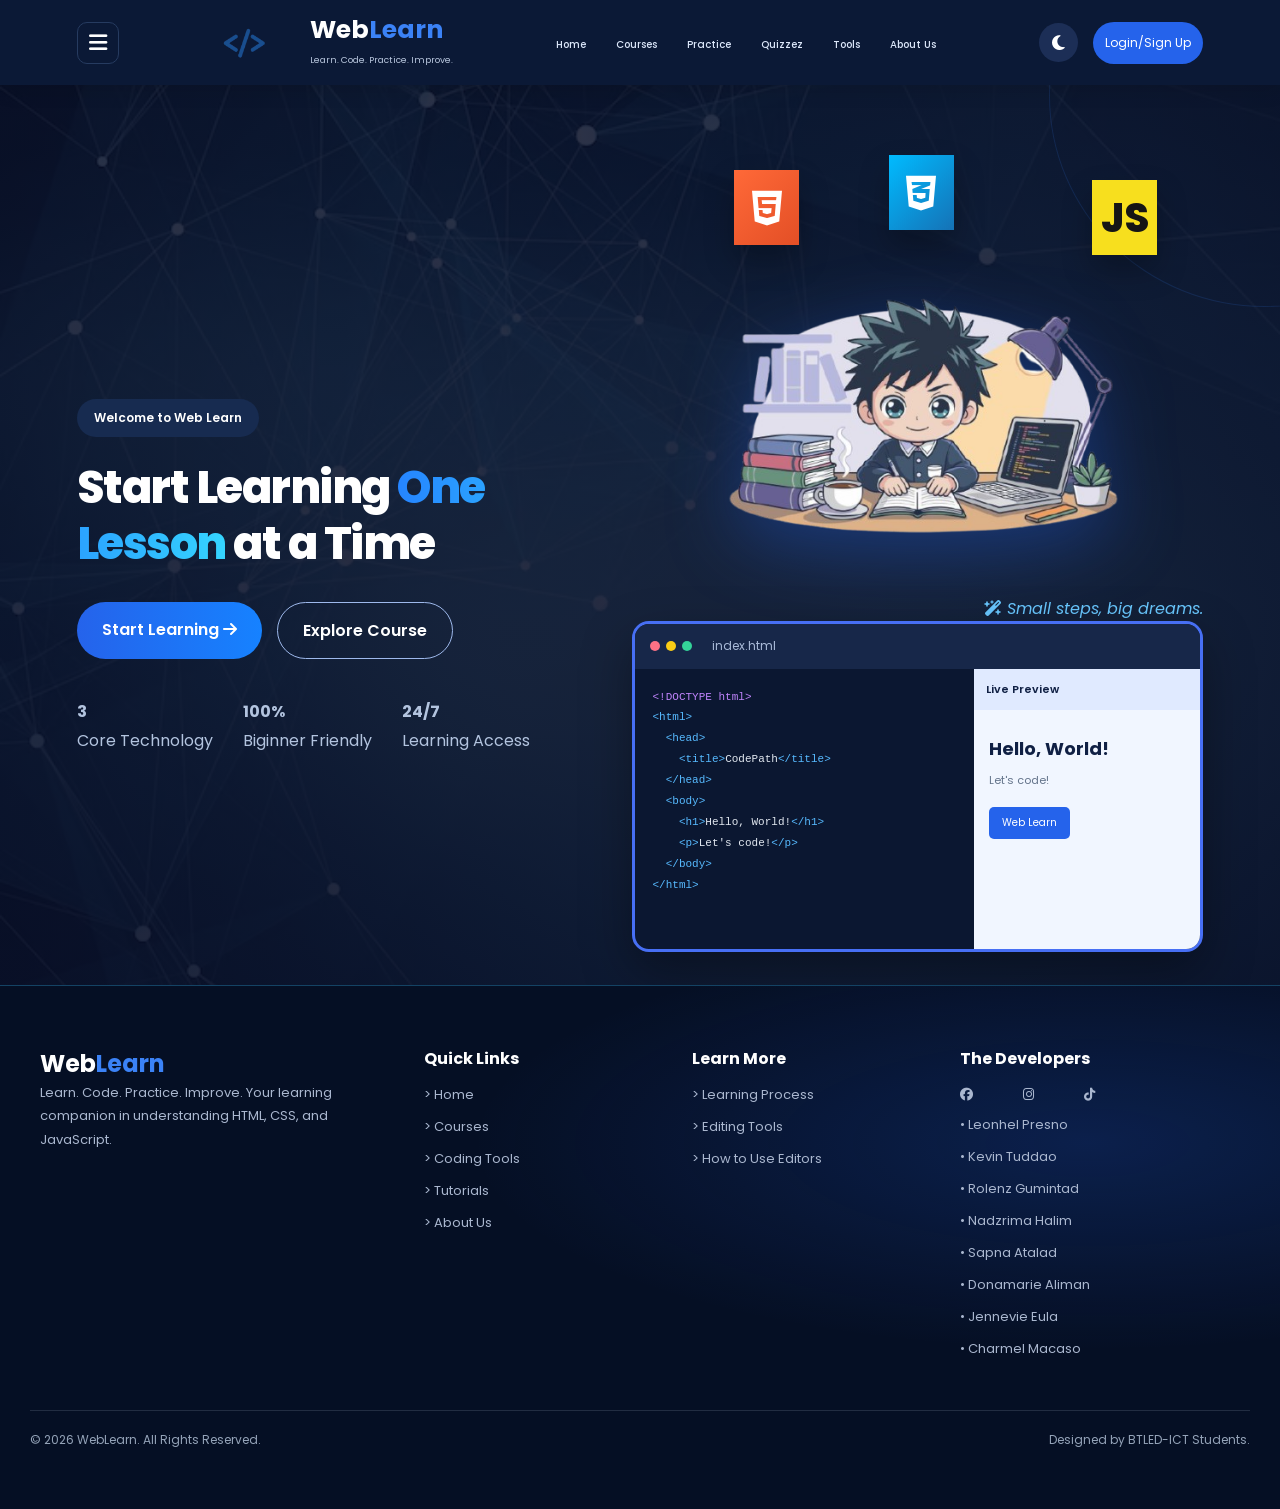
<file: index.html>
<!DOCTYPE html>
<html lang="en">
<head>
    <meta charset="UTF-8">
    <meta name="viewport" content="width=device-width, initial-scale=1.0">
    <title>Web-learn</title>
    <link rel="stylesheet" href="navigation&sidebar.css">
    <link  rel="stylesheet" href="main-index.css">
    <link rel="stylesheet" href="html-css-js-design.css">
    <link rel="stylesheet" href="editor-tools.css">
    <link rel="stylesheet" href="main-footers.css">

    <!-- Google Fonts -->
    <link rel="preconnect" href="https://fonts.googleapis.com">
    <link rel="preconnect" href="https://fonts.gstatic.com" crossorigin>
    <link href="https://fonts.googleapis.com/css2?family=Poppins:wght@400;500;600;700;800&display=swap" rel="stylesheet">

    <!-- Font Awesome Icons -->
    <link rel="stylesheet" href="https://cdnjs.cloudflare.com/ajax/libs/font-awesome/6.5.2/css/all.min.css">
</head>
<body>
    <header class="navigation_bar">
           <!-- LEFT MENU BUTTON -->
    <button class="menu-toggle" id="menuToggle"
            aria-label="Open navigation menu"
            aria-expanded="false">
        <i class="fa-solid fa-bars"></i>
    </button>

    <!-- EXISTING LOGO -->
    <a href="#home" class="logo">
        <img src="logo.png" alt="Weblearn">

        <div class="logo-text">
            <h2>Web<span>Learn</span></h2>
            <small>Learn. Code. Practice. Improve.</small>
        </div>
    </a>
         <!--navigation-->

    <nav class="nav-links" id="navLinks">
        <ul class="links">
            <li><a href="index.html">Home</a></li>
            <li><a href="courses.html">Courses</a></li>
            <li><a href="#feature">Practice</a></li>
            <li><a href="#learning">Quizzez</a></li>
            <li><a href="editortools.html">Tools</a></li>
            <li><a href="about-us.html">About Us</a></li>
        </ul>

    </nav>

<div class="nav-actions">
<button class="theme-toggle" id="themeToggle" aria-level="Toggle light and dark mode">
    <i class="fa-solid fa-moon"></i>
</button>
<a href="#courses" class="login-btn">Login/Sign Up</a>

</div>
</header>

<!-- LEFT SIDEBAR -->
<aside class="sidebar-menu" id="sidebarMenu">

    <h3>MAIN MENU</h3>
    <a href="#home"><i class="fa-solid fa-house"></i> Home</a>
    <a href="about-us.html"><i class="fa-solid fa-user"></i> About Us</a>

    <h3>LEARN</h3>
    <a href="html.html"><i class="fa-brands fa-html5"></i> HTML Tutorials</a>
    <a href="css.html"><i class="fa-brands fa-css3-alt"></i> CSS Tutorials</a>
    <a href="javascript.html"><i class="fa-brands fa-js"></i> JavaScript Tutorials</a>

    <h3>PRACTICE</h3>
    <a href="editor.html"><i class="fa-solid fa-code"></i> Code Editor</a>
    <a href="#learning"><i class="fa-solid fa-clipboard-question"></i> Quizzes</a>
    <a href="#progress"><i class="fa-solid fa-chart-simple"></i> My Progress</a>
    
    <h3>Tools</h3>
    <a href="editortools.html">
    <i class="fa-solid fa-screwdriver-wrench"></i>
    Coding Tools</a>

</aside>

<!-- DARK OVERLAY -->
<div class="sidebar-overlay" id="sidebarOverlay"></div>


<!-- home or main  section-->
<section class="home_main-section" id="home">
 <div class="home-content">
 <div class="welcome-badge">
     Welcome to Web Learn
 </div>
<h1>
    Start Learning 
    <span>One Lesson</span>
    at a Time
</h1>


    <div class="home-buttons">
        <a href="#courses" class="primary-btn">
            Start Learning
         <i class="fa-solid fa-arrow-right"></i>
        </a>
       <a href="#courses" class="outline-btn">
        Explore Course
       </a>
    </div>

    <div class="home-stats">
     
        <div class="stat-items">
            <strong>3</strong>
            <span>Core Technology</span>
        </div>

        <div class="stat-items">
            <strong>100%</strong>
            <span>Biginner Friendly</span>
        </div>
   
         <div class="stat-items">
            <strong>24/7</strong>
            <span>Learning Access</span>
         </div>

    </div>
</div>

<!--coding html,css, and javascript illustration-->
<!--html logoo-->
<div class="main-visual">
<div class="floating-badge html-badge">
    <i class="fa-brands fa-html5"></i>
</div>

<!--css logo-->
<div class="floating-badge css-badge">
<i class="fa-brands fa-css3-alt"></i>
</div>

<!--javascript logo-->
<div class="floating-badge js-badge">
JS
</div>

 <div class="hero-laptop">
        <img
            src="laptop.png"
            alt="Laptop displaying programming code"
            class="laptop-img"
            onerror="this.style.display='none';this.parentElement.classList.add('image-missing')">
    </div>

      <div class="laptop-placeholder">
                        <i class="fa-solid fa-laptop-code"></i>
                        <span>Web Learn</span>
                    </div>


     <!-- CAPTION -->
    <div class="visual-caption">
         <i class="fa-solid fa-wand-magic-sparkles"></i>
        Small steps, big dreams.
    </div>

<div class="code-window">
    <div class="window-header">
        <div class="window-dots">
            <span></span>
            <span></span>
            <span></span>
        </div>
        <span>index.html</span>
    </div>

    <div class="editor-layout">

        <div class="code-area">

            <pre><code><span class="code-purple">&lt;!DOCTYPE html&gt;</span>
<span class="code-blue">&lt;html&gt;</span>
  <span class="code-blue">&lt;head&gt;</span>
    <span class="code-blue">&lt;title&gt;</span>CodePath<span class="code-blue">&lt;/title&gt;</span>
  <span class="code-blue">&lt;/head&gt;</span>
  <span class="code-blue">&lt;body&gt;</span>
    <span class="code-blue">&lt;h1&gt;</span>Hello, World!<span class="code-blue">&lt;/h1&gt;</span>
    <span class="code-blue">&lt;p&gt;</span>Let's code!<span class="code-blue">&lt;/p&gt;</span>
  <span class="code-blue">&lt;/body&gt;</span>
<span class="code-blue">&lt;/html&gt;</span></code></pre>

        </div>
 <div class="preview-area">

            <div class="preview-title">
                Live Preview
            </div>

            <div class="preview-content">

                <h3>Hello, World!</h3>

                <p>Let's code!</p>

                <span class="preview-chip">
                    Web Learn
                </span>

        </div>

    </div>

</div>

</div>
 

</div>


</section>





<!-- FOOTER SECTION -->
<footer class="main-footer">
    <div class="footer-container">

        <div class="footer-about">
            <h2>Web<span>Learn</span></h2>
            <p>
                Learn. Code. Practice. Improve.
                Your learning companion in understanding
                HTML, CSS, and JavaScript.
            </p>
        </div>

        <div class="footer-links">
            <h3>Quick Links</h3>
            <a href="index.html#home">> Home</a>
            <a href="index.html#courses">> Courses</a>
            <a href="coding-tools.html">> Coding Tools</a>
            <a href="editor-tutorials.html">> Tutorials</a>
            <a href="about-us.html">> About Us</a>

        </div>

        <div class="footer-links">
            <h3>Learn More</h3>
            <a href="index.html#learning-process">> Learning Process</a>
            <a href="coding-tools.html">> Editing Tools</a>
            <a href="editor-tutorials.html">> How to Use Editors</a>
        </div>

       
        <div class="footer-links">
            <h3>The Developers</h3>
            <div class="dev-icon">
            <a href="https://www.facebook.com/" target="_blank">   
            <i class="fa-brands fa-facebook"></i>
            </a>
            <a href="https://www.instagram.com/"  target="_blank">
            <i class="fa-brands fa-instagram"></i>
            </a>
            <a href="https://www.tiktok.com/"  target="_blank">
            <i class="fa-brands fa-tiktok"></i>
            </a>
            </div>

            <a href="https://www.facebook.com/nhel.pres">• Leonhel Presno</a>
            <a href="https://www.facebook.com/kevin.tuddao.1">• Kevin Tuddao</a>
            <a href="https://www.facebook.com/rolenzearl">• Rolenz Gumintad</a>
            <a href="https://www.facebook.com/share/19nWMQFPBd/">• Nadzrima Halim</a>
            <a href="https://www.facebook.com/saph.atld">• Sapna Atalad</a>
            <a href="https://www.facebook.com/share/1C7DpXJqvT/">• Donamarie Aliman</a>
            <a href="https://www.facebook.com/eu.la.99545">• Jennevie Eula</a>
            <a href="https://www.facebook.com/charmel.macaso.5">• Charmel Macaso</a>
    </div>
    </div>

    <div class="footer-bottom">
        <p>© 2026 WebLearn. All Rights Reserved.</p>
        <p>Designed by BTLED-ICT Students.</p>
    </div>
</footer>



<script src="script.js"></script>
</body>
</html>
</file>
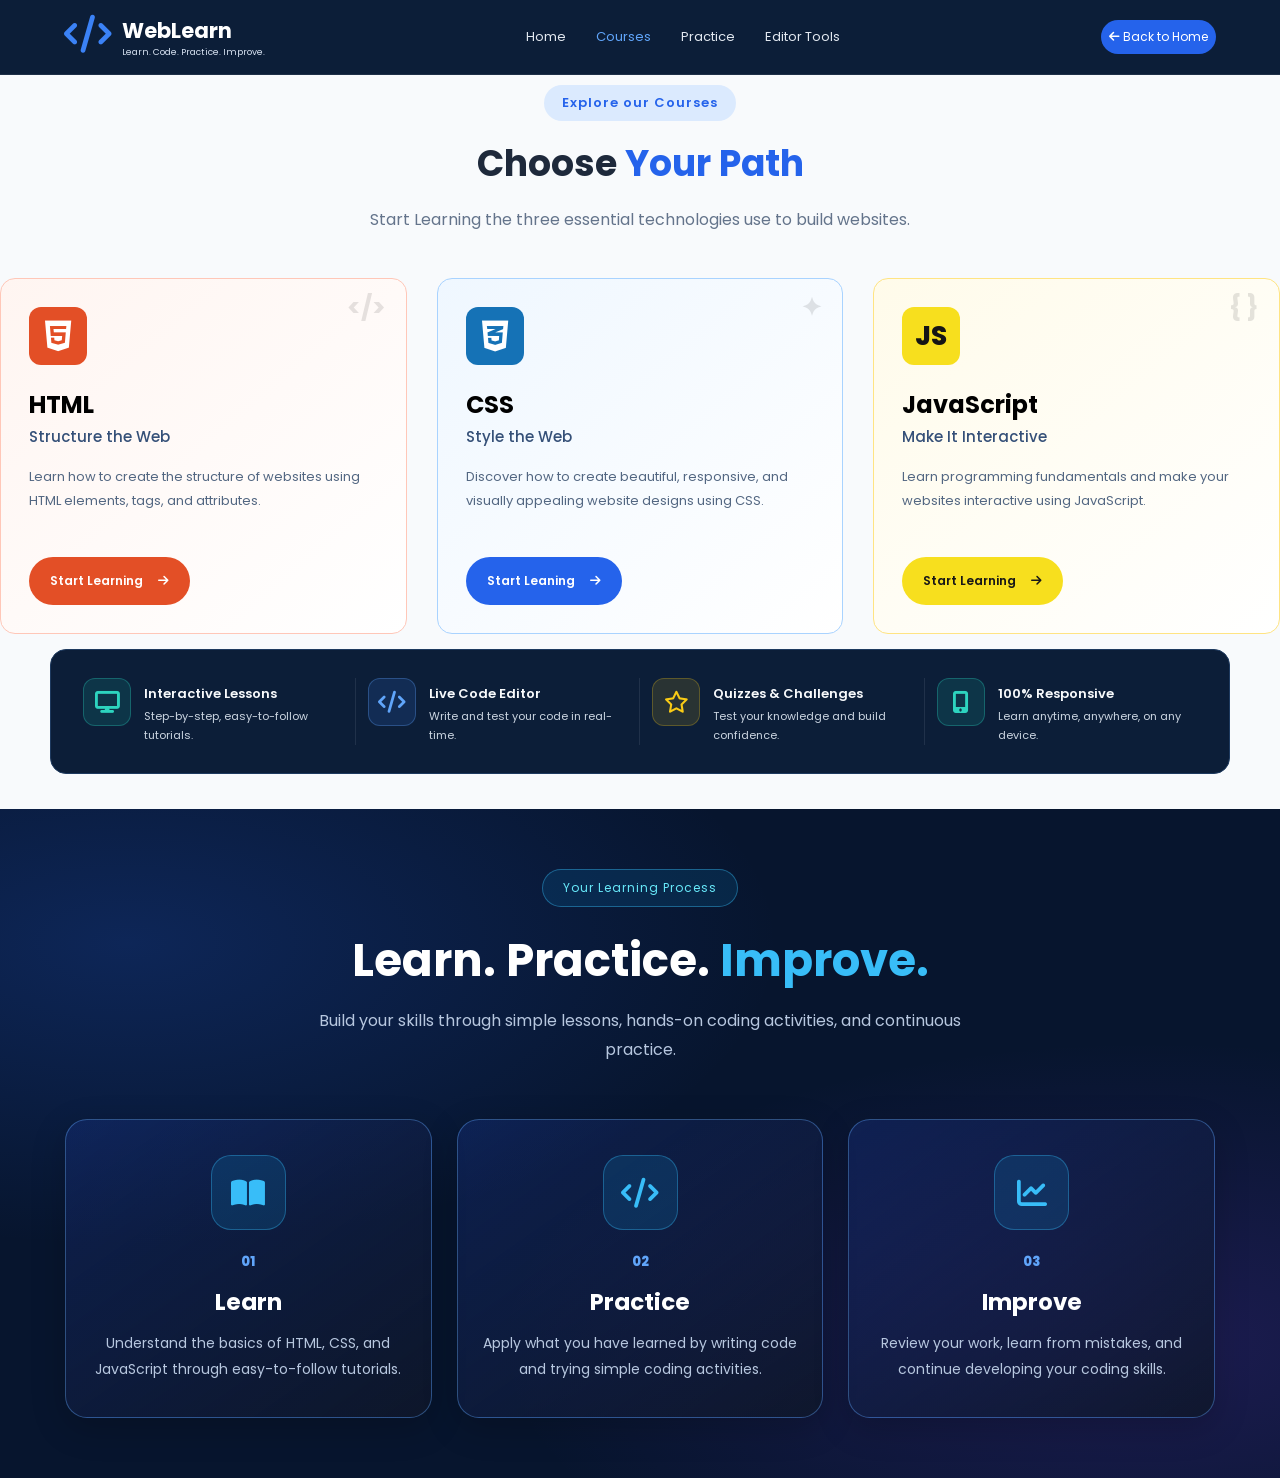
<file: courses.html>
<!DOCTYPE html>
<html lang="en">
<head>
    <meta charset="UTF-8">
    <meta name="viewport" content="width=device-width, initial-scale=1.0">
    <title>Tutorial</title>
    <!--Css-->
    <link rel="stylesheet" href="courses.css">
    <link rel="stylesheet" href="features.css">
    <link rel="stylesheet" href="learning-process.css">

  <!--Google font-->
   <link rel="preconnect" href="https://fonts.googleapis.com">
<link rel="preconnect" href="https://fonts.gstatic.com" crossorigin>
<link href="https://fonts.googleapis.com/css2?family=Poppins:ital,wght@0,100;0,200;0,300;0,400;0,500;0,600;0,700;0,800;0,900;1,100;1,200;1,300;1,400;1,500;1,600;1,700;1,800;1,900&display=swap" rel="stylesheet">

    <!-- Font Awesome Icons -->
    <link rel="stylesheet" href="https://cdnjs.cloudflare.com/ajax/libs/font-awesome/6.5.2/css/all.min.css">

    
</head>
<body>
    
    <!--Course section-->
<section class="courses section-padding" id="courses">
     <!-- HEADER -->
    <header class="course-header">

        <a href="index.html" class="brand">
            <i class="fa-solid fa-code"></i>
            <div>
                <h2>WebLearn</h2>
                <span>Learn. Code. Practice. Improve.</span>
            </div>
           </a>

        <nav class="course-nav">
            <a href="index.html">Home</a>
            <a href="tutorials.html" class="active">Courses</a>
            <a href="index.html#courses">Practice</a>
            <a href="editortools.html">Editor Tools</a>
        </nav>

        <a href="index.html" class="back-home">
            <i class="fa-solid fa-arrow-left"></i>
            Back to Home
        </a>

        <button class="mobile-menu" id="mobileMenu" aria-label="Toggle navigation" aria-expanded="false">
            <i class="fa-solid fa-bars"></i>
        </button>

    </header>
    <div class="section-heading">
    <span class="section-label">
        Explore our Courses
    </span>
    <h2>
        Choose <span> Your Path</span>
        </h2>
        
        <p>
            Start Learning the three essential technologies 
            use to build websites.
        </p>
   
    </div>

    <div class="course-container">

        <!--HTML courses-->

        <article class="course-card html-card">

 <div class="course-icon html-icon">
    <i class="fa-brands fa-html5"></i>
 </div>

 <span class="card-decoration">&lt;/&gt</span>
 <h3>HTML</h3>
 <h4>Structure the Web</h4>
 <p> Learn how to create the structure
      of websites using HTML elements,
    tags, and attributes.</p>
   

    <a href="html.html" class="course-btn html-btn">
    Start Learning
 
    <i class="fa-solid fa-arrow-right"></i>
    </a>
        </article>



        <!--CSS courses-->

        <article class="course-card css-card">


     <div class="course-icon css-icon">
      <i class="fa-brands fa-css3-alt"></i>
     </div>

     <span class="card-decoration">✦</span>
     <h3>CSS</h3>
     <h4>Style the Web</h4>
     <p> Discover how to create beautiful,
         responsive, and visually appealing
         website designs using CSS.</p>

   

    <a href="css.html" class="course-btn css-btn">
     Start Leaning
     <i class="fa-solid fa-arrow-right"></i>

    </a>
        </article>

<!--Javascript courses-->

<article class="course-card js-card">
    <div class="course-icon js-icon">
        JS
    </div>

    <span class="card-decoration">{ }</span>
  <h3>JavaScript</h3>
  <h4>Make It Interactive</h4>

<p>Learn programming fundamentals
    and make your websites interactive
    using JavaScript.</p>

    
  
    <a href="js.html" class="course-btn js-btn">
     Start Learning
     <i class="fa-solid fa-arrow-right"></i>

    </a>
</article>

    </div>
</section>




<!-- FEATURES -->

<section class="features-bar-section">

    <div class="features-bar">

        <!-- FEATURE 1 -->
        <div class="bar-feature">
            <div class="bar-icon icon-teal">
                <i class="fa-solid fa-display"></i>
            </div>

            <div class="bar-content">
                <h3>Interactive Lessons</h3>
                <p>Step-by-step, easy-to-follow tutorials.</p>
            </div>
        </div>

        <!-- FEATURE 2 -->
        <div class="bar-feature">
            <div class="bar-icon icon-blue">
                <i class="fa-solid fa-code"></i>
            </div>

            <div class="bar-content">
                <h3>Live Code Editor</h3>
                <p>Write and test your code in real-time.</p>
            </div>
        </div>

    

        <!-- FEATURE 3 -->
        <div class="bar-feature">
            <div class="bar-icon icon-yellow">
                <i class="fa-regular fa-star"></i>
            </div>

            <div class="bar-content">
                <h3>Quizzes &amp; Challenges</h3>
                <p>Test your knowledge and build confidence.</p>
            </div>
        </div>

        <!-- FEATURE 4 -->
        <div class="bar-feature">
            <div class="bar-icon icon-teal">
                <i class="fa-solid fa-mobile-screen-button"></i>
            </div>

            <div class="bar-content">
                <h3>100% Responsive</h3>
                <p>Learn anytime, anywhere, on any device.</p>
            </div>
        </div>

    </div>


    <!--learning process-->

</section>



<!-- LEARNING PROCESS -->
<section class="learning-process" id="learning-process">

    <div class="learning-heading">
        <span class="section-label">Your Learning Process</span>

        <h2>Learn. Practice. <span>Improve.</span></h2>

        <p>
            Build your skills through simple lessons,
            hands-on coding activities, and continuous practice.
        </p>
    </div>

    <div class="learning-container">

        <!-- STEP 1 -->
        <div class="learning-card">
            <div class="learning-icon">
                <i class="fa-solid fa-book-open"></i>
            </div>

            <span class="step-number">01</span>
            <h3>Learn</h3>

            <p>
                Understand the basics of HTML, CSS, and JavaScript
                through easy-to-follow tutorials.
            </p>
        </div>

        <!-- STEP 2 -->
        <div class="learning-card">
            <div class="learning-icon">
                <i class="fa-solid fa-code"></i>
            </div>

            <span class="step-number">02</span>
            <h3>Practice</h3>

            <p>
                Apply what you have learned by writing code
                and trying simple coding activities.
            </p>
        </div>

        <!-- STEP 3 -->
        <div class="learning-card">
            <div class="learning-icon">
                <i class="fa-solid fa-chart-line"></i>
            </div>

            <span class="step-number">03</span>
            <h3>Improve</h3>

            <p>
                Review your work, learn from mistakes,
                and continue developing your coding skills.
            </p>
        </div>

    </div>
</section>



</body>
</html>
</file>
<file: navigation&sidebar.css>
:root{
    --navy: #07152e;
    --navy-light: #10244a;
    --blue: #2563eb;
    --cyan: #35c5ff;
    --text: #102044;
    --muted: #64748b;
    --background: #f8faff;
    --white: #ffffff;

}
 
* {
    margin: 0;
    padding: 0;
    box-sizing: border-box;
}
html {
    scroll-behavior: smooth;
}

body {
    font-family: 'Poppins', sans-serif;
    background: var(--background);
    color: var(--text);
    overflow-x: hidden;
}
a{
    text-decoration: none;
}

button {
    font-family: inherit;
    cursor: pointer;
}
/* navigation nato */
.links li{
  list-style: none;
}

.navigation_bar{
    width: 100%;
    min-height: 80px;
    padding: 15px 6%;
    display: flex;
    justify-content: space-between;
    align-items: center;
    gap: 25px;
    background: #0b1936;
    top: 0;
    position: sticky;
    z-index: 1000;
    box-shadow: 0 4px 20px rgba(0, 0, 0, 0.12);
}
.logo {
    display: flex;
    align-items: center;
    gap: 13px;
    color: white;
    flex-shrink: 0;
}
.logo img{
    
    width: 45px;
    height: 45px;
    margin-right: 30px;
    object-fit: contain;
}

.logo > i {
    font-size: 37px;
    color: #3b82f6;
}
 .logo h2 {         
    font-size: 25px;
    line-height: 1.2;
 }

 .logo h2 span {
    color: #3b82f6; 
 }
 .logo small {
    font-size: 9px;
    color: #b8c6dd;
 }
 .links {
    display: flex;
    align-items: center;
    gap: 30px;
 }
 .links a{
    color: #dce7fa;
    font-size: 10px;
    font-weight: 500;
    padding: 10px 0;
    transition: 0.3s;
    position: relative;
 }

.links a:hover,
.links a.active {
    color: #4db5ff;
}
.links a.active::after {
    content: "";
    position: absolute;
    bottom: 0;
    left: 0;
    width: 100%;
    height: 3px;
    border-radius: 5px;
    background: #2584ff;
}
.nav-actions {
    display: flex;
    align-items: center;
    gap: 15px;
}
.theme-toggle {
    width: 39px;
    height: 39px;
    border: none;
    border-radius: 50%;
    background: #1c2e56;
    color: white;
    font-size: 17px;
}
.login-btn {
    background: #2563eb;
    color: white;
    padding: 12px 12px;
    border-radius: 30px;
    font-size: 12px;
    white-space: nowrap;
    transition: 0.3s;
}

.logo-container {
    display: flex;
    align-items: center;
    gap: 14px;
}



/* MENU BUTTON BESIDE LOGO */
.menu-toggle {
    display: flex;
    align-items: center;
    justify-content: center;
    width: 42px;
    height: 42px;
    flex-shrink: 0;
    background: transparent;
    border: 1px solid #263b60;
    border-radius: 10px;
    color: #ffffff;
    font-size: 21px;
    cursor: pointer;
    transition: 0.3s ease;
}

.menu-toggle:hover {
    background: #1d3764;
    color: #38bdf8;
}

/* LEFT SIDEBAR */
.sidebar-menu {
    position: fixed;
    top: 100px;
    left: 0;
    bottom: 0;
    width: 270px;
    max-width: 85vw;
    padding: 24px 18px;
    background: #0b1935;
    border-right: 1px solid #263b60;
    overflow-y: auto;
    z-index: 1001;
    transform: translateX(-100%);
    visibility: hidden;
    transition:
        transform 0.3s ease,
        visibility 0.3s ease;
}

/* SHOW SIDEBAR */
.sidebar-menu.active {
    transform: translateX(0);
    visibility: visible;
}

/* SIDEBAR HEADINGS */
.sidebar-menu h3 {
    margin: 22px 10px 12px;
    color: #60a5fa;
    font-size: 12px;
    letter-spacing: 1px;
}

/* SIDEBAR LINKS */
.sidebar-menu a {
    display: flex;
    align-items: center;
    gap: 12px;
    padding: 13px 12px;
    margin-bottom: 5px;
    border-radius: 8px;
    color: #e2e8f0;
    text-decoration: none;
    font-size: 14px;
    transition: 0.2s ease;
}

.sidebar-menu a i {
    width: 20px;
    text-align: center;
    font-size: 16px;
}

.sidebar-menu a:hover {
    background: #1d3764;
    color: #38bdf8;
}

/* DARK OVERLAY */
.sidebar-overlay {
    position: fixed;
    inset: 100px 0 0;
    background: rgba(0, 0, 0, 0.45);
    z-index: 1000;
    opacity: 0;
    visibility: hidden;
    transition: 0.3s ease;
}

.sidebar-overlay.active {
    opacity: 1;
    visibility: visible;
}
</file>
<file: main-index.css>
.home_main-section {
    min-height: 620px;
    padding: 75px 6% 90px;
    max-height: 900px;
    display: grid;
    grid-template-columns: 1fr 1.1fr;
    align-items: center;
    gap: 35px;
    background: radial-gradient(circle at 80% 30%,
    rgba(29, 78, 216, 0.22), transparent 35%),linear-gradient(125deg, #061329, #091d42);
    color: white;
    position: relative;
    overflow: hidden;
}
.home_main-section{
    background:
        linear-gradient(
            rgba(8, 15, 40, 0.85),
            rgba(8, 15, 40, 0.90)
        ),
        url("ictbg.avif");

    background-size: cover;
    background-position: center;
    background-repeat: no-repeat;
}
.home_main-section::before{
    content: "";
    position: absolute;
    width: 429px;
    height: 420px;
    border: 1px solid rgba(59, 130, 246, 0.15);
    border-radius: 50%;
    right: -200px;
    top: -200px;
}
.home_main-section::after {
    content: "";
    position: absolute;
    width: 100%;
    height: 20px;
    background: var(--background);
    bottom: -20px;
    left: 0;
    border-radius: 50% 50% 0 0;
}
.home-content {
    position: relative;
    z-index: 2;
}
.welcome-badge {
    display: inline-block;
    background: #172b50;
    padding: 10px 17px;
    border-radius: 30px;
    font-size: 12px;
    font-weight: 600;
    margin-bottom: 23px;
}

.home-content h1 {
    font-size: clamp(34px, 3.5vw, 55px);
    font-weight: 800;
    line-height: 1.25;
    letter-spacing: -1.5px;
}
.home-content h1 span {
   
    background: linear-gradient(90deg, #2584ff, #35d5ff);
    background-clip: text;
    -webkit-background-clip: text;
    color: transparent;

}
.hero-content > p {
    color: #c3d2e9;
    font-size: 14px;
    line-height: 1.9;
    margin-top: 25px;
    max-width: 510px;
}
.home-buttons {
    display: flex;
    gap: 15px;
    margin-top: 30px;
    flex-wrap: wrap;
}
.primary-btn .outline-btn {
  display: inline-flex;
  align-items: center;
  justify-content: center;
  
  
}
.primary-btn {
    padding: 15px 25px;
    border-radius: 35px;
    font-size: 16px;
    font-weight: 600;
    transition: .3s;
    background: linear-gradient(90deg, #2563eb, #1682ff);
    color: white;
}
.primary-btn:hover {
    transform: translateY(-4px);
    box-shadow: 0 10px 25px rgba(37,99,235,.4);
}
.outline-btn {
    padding: 15px 25px;
    border-radius: 35px;
    font-size: 16px;
    font-weight: 600;
    transition: .3s;
    color: white;
    border: 1px solid #9eb9ec;
}
.outline-btn:hover {
    background: rgba(255,255,255,.1);
}
.home-stats { 
    display: flex;
    gap: 30px;
    margin-top: 40px;
}
.stat-items {
    display: flex;
    flex-direction: column;
    gap: 4px;
}
 .stat-items strong{
    font-size: 16px;
    color: #b3c4df
 }
.stat-items span{
    font-size: 16px;
    color: #b3c4df
 }
/* laptop img  */  
.main-visual {
    position: relative;
    width: 100%;
    max-width: 650px;
    margin: auto;
    padding: 95px 0 40px;
}

.hero-laptop {
    width: 100%;
    min-height: 250px;
    display: flex;
    justify-content: center;
    align-items: center;
    position: relative;
    z-index: 2;
}
.laptop-img {
    display: block;
    width: 100%;
    max-width: 650px;
    height: auto;
    object-fit: contain;
    filter: drop-shadow(
        0 20px 35px rgba(37, 99, 235, 0.35)
    );
    animation: laptopFloat 5s ease-in-out infinite;
}
@keyframes laptopFloat {
    0%, 100% {
        transform: translateY(0);
    }

    50% {
        transform: translateY(-12px);
    }
}
/* sa placeholder na ng laptop */
.laptop-placeholder {
    display: none;
}
.hero-laptop.image-missing {
    background: linear-gradient(135deg, #142b56, #0a1833);
    border: 2px solid #476ff4;
    border-radius: 20px;
    box-shadow: 0 25px 60px rgba(0,0,0,.3);
}
.hero-laptop.image-missing .laptop-placeholder {
    display: flex;
    flex-direction: column;
    align-items: center;
    justify-content: center;
    gap: 15px;
    color: #66baff;
}

.laptop-placeholder i {
    font-size: 90px;
}

.laptop-placeholder span {
    font-size: 25px;
    font-weight: 700;
}

/* floating icon ni html,css,Js*/

.floating-badge {
    position: absolute;
    width: 65px;
    height: 75px;
    display: flex;
    align-items: center;
    justify-content: center;
    font-size: 40px;
    font-weight: 800;
    z-index: 5;
    box-shadow: 0 15px 30px rgba(0, 0, 0, 0.25);
    animation: iconFloat 4s ease-in-out infinite;

}
.html-badge {
    background: linear-gradient(135deg, #ff6938, #e34f26);
    top: 10px;
    left: 18%;
}
.css-badge {
    background: linear-gradient(135deg, #00bbff, #1572b6);
    top: -5px;
    left: 45%;
    animation-delay: .7s;
}
.js-badge {
    background: #f7df1e;
    color: #151515;
    top: 20px;
    right: 8%;
    animation-delay: 1.4s;
}

@keyframes iconFloat {
    0%, 100% {
        transform: translateY(0) rotate(-5deg);
    }

    50% {
        transform: translateY(-13px) rotate(5deg);
    }
}

/* visual caption*/
.visual-caption {
    text-align: right;
    color: #6ac8ff;
    font-size: 16px;
    font-style: italic;
    margin-top: 20px;
} 

/* code window */
.code-window {
    width: 100%;
    background: #0b1731;
    border: 3px solid #476ff4;
    border-radius: 17px;
    box-shadow: 0 20px 50px rgba(0, 0, 0, 0.35);
    overflow: hidden;
    position: relative;
    z-index: 2;
}
.window-header {
    height: 45px;
    background: #172749;
    display: flex;
    align-items: center;
    gap: 20px;
    padding: 0 15px;
    color: #a9bad8;
    font-size: 12px;
}
.window-dots {
    display: flex;
    gap: 6px;
}
.window-dots span {
    width: 10px;
    height: 10px;
    border-radius: 50%;
    background: #fb7185;
}
.window-dots span:nth-child(2) {
    background: #facc15;
}
.window-dots span:nth-child(3) {
    background: #34d399;
}
.editor-layout {
    display: grid;
    grid-template-columns: 1.2fr 0.8fr;
    min-height: 280px;
}
.code-area {
    padding: 18px;
    overflow-x: auto;
}
.code-area pre {
    font-family: Consolas, monospace;
    font-size: 11px;
    line-height: 1.9;
    color: #e2e8f0;
}
.code-blue {
    color: #57baff;
}
.code-purple {
    color: #c084fc;
}
.preview-area {
    background: #f1f6ff;
    color: #102044;
}
.preview-title {
    background: #e0eaff;
    padding: 12px;
    font-size: 11px;
    font-weight: 600;
}
.preview-content {
    padding: 25px 15px;
}
.preview-content h3 {
    font-size: 18px;
    margin-bottom: 10px;
}
.preview-content p {
    font-size: 11px;
    color: #64748b;
}
.preview-chip {
    display: inline-block;
    margin-top: 18px;
    background: #2563eb;
    color: white;
    padding: 8px 13px;
    border-radius: 5px;
    font-size: 10px;
}
</file>
<file: html-css-js-design.css>
.course-container  {
    display: grid;
    grid-template-columns: repeat(3, minmax(0, 1fr));
    gap: 30px;
    margin-top: 40px;
}
.course-card {
    position: relative;
    padding: 28px;
    min-height:  365px;
    border-radius: 15px;
    overflow: hidden;
    transition: .35s;
    display: flex;
    flex-direction: column;
}
.course-card:hover {
    transform: translateY(-10px);
    box-shadow: 0 20px 40px rgba(30,60,120,.12);
}

.html-card {
    border: 1px solid #ffc7b8;
    background: linear-gradient(140deg, #fff5f1, #fff);
}
.css-card {
    border: 1px solid #a9d3ff;
    background: linear-gradient(140deg,  #eff7ff, #fff);
}
.js-card {
    border: 1px solid #ffe483;
    background: linear-gradient(140deg, #fffbea, #fff);
}

.course-icon {
    width: 58px;
    height: 58px;
    border-radius: 12px;
    display: flex;
    align-items: center;
    justify-content: center;
    font-size: 35px;
    margin-bottom: 22px;
}
.html-icon {
    background: #e34f26;
    color: white;
}
.css-icon {
    background: #1572b6;
    color: white;
}
.js-icon {
    background: #f7df1e;
    color: #151515;
    font-size: 26px;
    font-weight: 800;
}

.card-decoration {
    position: absolute;
    top: 10px;
    right: 20px;
    font-size: 25px;
    font-weight: 700;
    opacity: 0.10;
}
.course-card h3 {
    font-size: 24px;
    margin-bottom: 3px;
}
.course-card h4 {
    font-size: 15px;
    font-weight: 500;
    color: #355078;
    margin-bottom: 17px;
}
.course-card > p {
    font-size: 13px;
    color: #536782;
    line-height: 1.8;
    margin-bottom: 25px;
}

.course-btn {
    display: inline-flex;
    align-items: center;
    justify-content: center;
    gap: 15px;
    width: fit-content;
    min-height: 48px;
    padding: 12px 21px;
    border-radius: 30px;
    margin-top: 20px;
     font-size: 12px;
    font-weight: 600;
    transition: .3s;

}
.course-btn:hover {
    transform: translateY(-3px);
    filter: brightness(1.08);
}
.html-btn {
    background: #e34f26;
    color: white;
}
.css-btn {
    background: #2563eb;
    color: white;
}

.js-btn {
    background: #f7df1e;
    color: #171717;
}


/* COURSES SECTION HEADING */
.courses .section-heading {
    text-align: center;
    margin-bottom: 45px;
}

/* SECTION LABEL */
.courses .section-label {
    display: inline-block;
    color: #2563eb;
    background: #dbeafe;
    padding: 8px 18px;
    border-radius: 25px;
    font-size: 13px;
    font-weight: 600;
    letter-spacing: 1px;
    margin-bottom: 15px;
}

/* SECTION TITLE */
.courses .section-heading h2 {
    font-size: 36px;
    font-weight: 700;
    color: #1e293b;
    margin-bottom: 15px;
}

/* HIGHLIGHT "YOUR PATH" */
.courses .section-heading h2 span {
    color: #2563eb;
}

/* SECTION DESCRIPTION */
.courses .section-heading p {
    font-size: 16px;
    color: #64748b;
    line-height: 1.7;
    max-width: 600px;
    margin: 0 auto;
}
</file>
<file: editor-tools.css>
* {
    margin: 0;
    padding: 0;
    box-sizing: border-box;
}

.tools-page-body{
    font-family: 'Poppins', sans-serif;
    background: #f8fafc;
    color: #1e293b;
    overflow-x: hidden;
    background-image: url("coding-toolBg.png");
    background-size: cover;
    background-position: center;
    background-repeat: no-repeat;
    background-attachment: fixed;

}

/* HEADER */

.tools-header {
    display: flex;
    align-items: center;
    justify-content: space-between;
    gap: 20px;
    width: 100%;
    padding: 15px 5%;
    background: #0c1e38;
    border-bottom: 1px solid rgba(255,255,255,.08);
}

.brand {
    display: flex;
    align-items: center;
    gap: 12px;
    color: white;
    text-decoration: none;
}

.brand > i {
    color: #3b82f6;
    font-size: 38px;
}

.brand h2 {
    font-size: 21px;
}

.brand span {
    display: block;
    color: #cbd5e1;
    font-size: 9px;
}

.tools-nav {
    display: flex;
    align-items: center;
    gap: 30px;
}

.tools-nav a {
    color: #e2e8f0;
    font-size: 13px;
    text-decoration: none;
    transition: .3s;
}

.tools-nav a:hover,
.tools-nav a.active {
    color: #60a5fa;
}

.back-home {
    color: white;
    background: #2563eb;
    padding: 11px 18px;
    border-radius: 25px;
    font-size: 12px;
    text-decoration: none;
}

.mobile-menu {
    display: none;
    background: transparent;
    color: white;
    border: none;
    font-size: 22px;
    cursor: pointer;
}

/* HERO */

.tools-hero {
    text-align: center;
    max-width: 750px;
    margin: 0 auto;
    padding: 75px 20px 45px;
}

.hero-label {
    display: inline-block;
    color: #2563eb;
    background: #dbeafe;
    padding: 8px 17px;
    border-radius: 25px;
    font-size: 11px;
    font-weight: 600;
    letter-spacing: 1px;
    margin-bottom: 20px;
}

.tools-hero h1 {
    font-size: clamp(30px, 5vw, 45px);
    color: white;
    line-height: 1.3;
    margin-bottom: 15px;
}

.tools-hero h1 span {
    color: #2563eb;
}

.tools-hero p {
    color: white;
    font-size: 14px;
    line-height: 1.8;
}

/* EDITOR CARDS */

.editor-section {
    width: 100%;
    padding: 20px 20px 70px;
}

.editor-grid {
    display: grid;
    grid-template-columns: repeat(3, minmax(0, 1fr));
    gap: 25px;
    max-width: 1050px;
    margin: 0 auto;
}

.editor-card {
    display: flex;
    flex-direction: column;

    min-width: 0;
    background: white;
    padding: 22px;
    border: 1px solid #e2e8f0;
    border-radius: 17px;

    box-shadow: 0 5px 20px rgba(15, 23, 42, .04);
    transition: .3s;
}

.editor-card:hover {
    transform: translateY(-7px);
    box-shadow: 0 12px 30px rgba(37, 99, 235, .10);
}

/* IMAGES */

.editor-image {
    display: flex;
    align-items: center;
    justify-content: center;

    width: 100%;
    height: 190px;
    border-radius: 13px;
    margin-bottom: 20px;
}

.editor-image img {
    width: 140px;
    height: 140px;
    max-width: 90%;
    object-fit: contain;
}

.vscode-bg {
    background: #eff6ff;
}

.acode-bg {
    background: #f0fdf4;
}

.html-bg {
    background: #fff7ed;
}

/* TEXT */

.device-label {
    align-self: flex-start;
    color: #2563eb;
    background: #eff6ff;
    padding: 5px 10px;
    border-radius: 20px;
    font-size: 15px;
    font-weight: 600;
    margin-bottom: 12px;
}

.editor-card h2 {
    font-size: 19px;
    margin-bottom: 10px;
}

.editor-card > p {
    color: #64748b;
    font-size: 12px;
    line-height: 1.8;
    margin-bottom: 18px;
}

.editor-benefits {
    list-style: none;
    margin-bottom: 22px;
}

.editor-benefits li {
    display: flex;
    gap: 9px;
    align-items: center;
    color: #475569;
    font-size: 11px;
    margin-bottom: 10px;
}

.editor-benefits i {
    color: #16a34a;
}

/* BUTTONS */

.download-btn {
    display: flex;
    align-items: center;
    justify-content: center;
    gap: 9px;

    width: 100%;
    margin-top: auto;
    padding: 12px 10px;

    border-radius: 25px;
    color: white;
    font-size: 12px;
    font-weight: 600;
    text-decoration: none;
    transition: .3s;
}

.download-btn:hover {
    opacity: .85;
    transform: translateY(-2px);
}

.vscode-btn {
    background: #2563eb;
}

.acode-btn {
    background: #059669;
}

.html-btn {
    background: #ea580c;
}

/* LEARNING TIP */

.learning-tip {
    display: flex;
    align-items: center;
    gap: 20px;

    max-width: 1050px;
    margin: 0 auto 70px;
    padding: 25px;

    background: #eff6ff;
    border: 1px solid #bfdbfe;
    border-radius: 15px;
}

.tip-icon {
    display: flex;
    align-items: center;
    justify-content: center;

    width: 55px;
    height: 55px;
    flex: 0 0 55px;

    color: #2563eb;
    background: white;
    border-radius: 13px;
    font-size: 23px;
}

.tip-content h2 {
    font-size: 17px;
    margin-bottom: 7px;
}

.tip-content p {
    color: #64748b;
    font-size: 12px;
    line-height: 1.8;
}

/* FOOTER */

.tools-footer {
    text-align: center;
    padding: 30px 15px;
    background: #0c1e38;
    color: #cbd5e1;
}

.footer-brand {
    display: inline-flex;
    align-items: center;
    gap: 8px;
    color: white;
    font-size: 20px;
    font-weight: 700;
    text-decoration: none;
}

.footer-brand i {
    color: #3b82f6;
}

.tools-footer p {
    font-size: 11px;
    margin: 8px 0;
}

.tools-footer > span {
    font-size: 10px;
}
/* EDITOR TUTORIAL LINK */

.tutorial-link {
    display: flex;
    align-items: center;
    justify-content: center;
    gap: 8px;

    width: 100%;
    margin-top: 12px;
    padding: 11px 10px;

    color: #2563eb;
    background: #eff6ff;
    border: 1px solid #bfdbfe;
    border-radius: 25px;

    font-size: 12px;
    font-weight: 600;
    text-decoration: none;

    transition: 0.3s ease;
}

.tutorial-link:hover {
    background: #dbeafe;
    transform: translateY(-2px);
}

/* TABLET */

@media (max-width: 850px) {
    .editor-grid {
        grid-template-columns: repeat(2, minmax(0, 1fr));
    }

    .editor-card:last-child {
        grid-column: 1 / -1;
        width: calc(50% - 13px);
        justify-self: center;
    }
}

/* MOBILE */

@media (max-width: 600px) {
    .tools-header {
        position: relative;
        padding: 13px 16px;
        gap: 10px;
    }

    .brand {
        min-width: 0;
    }

    .brand h2 {
        font-size: 17px;
    }

    .brand > i {
        font-size: 30px;
    }

    .tools-nav,
    .back-home {
        display: none;
    }

    .mobile-menu {
        display: block;
        flex-shrink: 0;
    }

    .tools-nav.mobile-active {
        display: flex;
        flex-direction: column;
        align-items: stretch;
        gap: 0;

        position: absolute;
        top: 100%;
        left: 0;
        z-index: 10;

        width: 100%;
        padding: 10px 20px;
        background: #0c1e38;
    }

    .tools-nav.mobile-active a {
        padding: 13px 5px;
    }

    .tools-hero {
        padding: 55px 18px 35px;
    }

    .tools-hero h1 {
        font-size: 30px;
    }

    .tools-hero p {
        font-size: 13px;
    }

    .editor-section {
        padding: 15px 16px 45px;
    }

    .editor-grid {
        grid-template-columns: minmax(0, 1fr);
        max-width: 380px;
        gap: 20px;
    }

    .editor-card,
    .editor-card:last-child {
        width: 100%;
        grid-column: auto;
        padding: 20px;
    }

    .editor-image {
        height: 170px;
    }

    .editor-image img {
        width: 130px;
        height: 130px;
    }

    .learning-tip {
        flex-direction: column;
        align-items: flex-start;
        margin: 0 16px 45px;
        padding: 20px;
    }
}
</file>
<file: main-footers.css>
/* UNIQUE FOOTER DESIGN */

.main-footer {
    position: relative;
    overflow: hidden;
    margin: 0 auto;
    padding: 60px 30px;
    background:
        radial-gradient(ellipse at 85% 30%, rgba(37,99,235,.2), transparent 40%),
        #050f24;
    color: white;
    border-top: 1px solid rgba(56,189,248,.3);
}

/* CALL TO ACTION */

.footer-cta {
    text-align: center;
    max-width: 700px;
    margin: 0 auto 75px;
}

.cta-label {
    color: #38bdf8;
    font-size: 11px;
    letter-spacing: 2px;
    font-weight: 700;
}

.footer-cta h2 {
    font-size: clamp(28px, 4vw, 42px);
    margin: 15px 0;
}

.footer-cta h2 span {
    color: #38bdf8;
}

.footer-cta p {
    color: #aab7cf;
    line-height: 1.7;
}

.footer-cta-btn {
    display: inline-flex;
    align-items: center;
    gap: 10px;
    margin-top: 20px;
    padding: 13px 25px;
    border-radius: 30px;
    color: white;
    text-decoration: none;
    font-weight: 600;
    background: linear-gradient(90deg, #2563eb, #06b6d4);
    transition: .3s;
}

.footer-cta-btn:hover {
    transform: translateY(-4px);
    box-shadow: 0 8px 25px rgba(14,165,233,.3);
}

/* FOOTER CONTENT */

.footer-container {
    display: grid;
    grid-template-columns: 1.5fr 1fr 1fr 1.2fr;
    gap: 35px;
    max-width: 1200px;
    margin: auto;
    padding-bottom: 45px;
}

.footer-logo {
    font-size: 28px;
    margin-bottom: 15px;
}

.footer-logo span {
    color: #38bdf8;
}

.footer-about p {
    color: #aab7cf;
    font-size: 13px;
    line-height: 1.8;
}

.footer-tech {
    display: flex;
    flex-wrap: wrap;
    gap: 8px;
    margin-top: 20px;
}

.footer-tech span {
    color: #7dd3fc;
    border: 1px solid rgba(56,189,248,.35);
    background: rgba(14,165,233,.1);
    padding: 6px 11px;
    border-radius: 20px;
    font-size: 11px;
}



.footer-links h3 {
    margin-bottom: 8px;
    font-size: 16px;
}
.footer-about span {
    color: #3b82f6;
   
}

.footer-links a {
    display: flex;
    align-items: center;
    padding: 6px 0;
    color: #aab7cf;
    text-decoration: none;
    font-size: 13px;
    transition: .3s;
}

.footer-links a:hover {
    color: #38bdf8;
    transform: translateX(5px);
}

/* LAPTOP DECORATION */

.footer-laptop {
    min-height: 150px;
    border: 1px solid rgba(56,189,248,.35);
    border-radius: 18px;
    background: linear-gradient(
        145deg,
        rgba(30,64,175,.25),
        rgba(15,23,42,.7)
    );
    display: flex;
    flex-direction: column;
    justify-content: center;
    align-items: center;
    gap: 10px;
    color: #38bdf8;
}

.footer-laptop i {
    font-size: 45px;
}

.footer-laptop span {
    color: white;
    font-weight: 700;
    font-size: 17px;
}

.footer-laptop small {
    color: #aab7cf;
    font-size: 11px;
}

/* COPYRIGHT */

.footer-bottom {
    border-top: 1px solid rgba(148,163,184,.2);
    padding-top: 20px;
    display: flex;
    justify-content: space-between;
    gap: 15px;
    color: #94a3b8;
    font-size: 12px;
}
.dev-icon {
    height: 30px;  
    gap: 50px;
    display: flex;
    flex-direction: row;
    align-items: center;
    transition: .3s;
}

.dev-icon a:hover {
    color: #38bdf8;
}
</file>
<file: courses.css>
* {
    margin: 0;
    padding: 0;
    box-sizing: border-box;
}
body {
    font-family: 'Poppins', sans-serif;
    background: #f8fafc;
}

 .course-header {
    
    display: flex;
    align-items: center;
    justify-content: space-between;
    gap: 20px;
    width: 100%;
    padding: 15px 5%;
    background: #0c1e38;
    border-bottom: 1px solid rgba(255,255,255,.08);
}
.brand {
    text-decoration: none;
    display: flex;
    gap: 10px;
}

.brand > i {
    color: #3b82f6;
    font-size: 38px;
}

.brand h2 { 
    color: white;
    font-size: 21px;
}

.brand span {
    display: block;
    color: #d6e1f0;
    font-size: 9px;
}

.course-nav {
    display: flex;
    align-items: center;
    gap: 30px;
}

.course-nav a {
    color: #e2e8f0;
    font-size: 13px;
    text-decoration: none;
    transition: .3s;
}

.course-nav a:hover,
.course-nav a.active {
    color: #60a5fa;
}

.back-home {
    color: white;
    background: #2563eb;
    padding: 11px 18px;
    border-radius: 25px;
    font-size: 12px;
    text-decoration: none;
}

.mobile-menu {
    display: none;
    background: transparent;
    color: white;
    border: none;
    font-size: 22px;
    cursor: pointer;
}


.course-container  {
    display: grid;
    grid-template-columns: repeat(3, minmax(0, 1fr));
    gap: 30px;
    margin-top: 40px;
}
.course-card {
    position: relative;
    padding: 28px;
    min-height:  3px;
    border-radius: 15px;
    overflow: hidden;
    transition: .35s;
    display: flex;
    flex-direction: column;
}
.course-card:hover {
    transform: translateY(-10px);
    box-shadow: 0 20px 40px rgba(30,60,120,.12);
}

.html-card {
    border: 1px solid #ffc7b8;
    background: linear-gradient(140deg, #fff5f1, #fff);
}
.css-card {
    border: 1px solid #a9d3ff;
    background: linear-gradient(140deg,  #eff7ff, #fff);
}
.js-card {
    border: 1px solid #ffe483;
    background: linear-gradient(140deg, #fffbea, #fff);
}

.course-icon {
    width: 58px;
    height: 58px;
    border-radius: 12px;
    display: flex;
    align-items: center;
    justify-content: center;
    font-size: 35px;
    margin-bottom: 22px;
}
.html-icon {
    background: #e34f26;
    color: white;
}
.css-icon {
    background: #1572b6;
    color: white;
}
.js-icon {
    background: #f7df1e;
    color: #151515;
    font-size: 26px;
    font-weight: 800;
}

.card-decoration {
    position: absolute;
    top: 10px;
    right: 20px;
    font-size: 25px;
    font-weight: 700;
    opacity: 0.10;
}
.course-card h3 {
    font-size: 24px;
    margin-bottom: 3px;
}
.course-card h4 {
    font-size: 15px;
    font-weight: 500;
    color: #355078;
    margin-bottom: 17px;
}

.course-card > p {
    font-size: 13px;
    color: #536782;
    line-height: 1.8;
    margin-bottom: 25px;
}

.course-btn {
    text-decoration: none;
    display: inline-flex;
    align-items: center;
    justify-content: center;
    gap: 15px;
    width: fit-content;
    min-height: 48px;
    padding: 12px 21px;
    border-radius: 30px;
    margin-top: 20px;
    font-size: 12px;
    font-weight: 600;
    transition: .3s;

}
.course-btn:hover {
    transform: translateY(-3px);
    filter: brightness(1.08);
}
.html-btn {
    background: #e34f26;
    color: white;
}
.css-btn {
    background: #2563eb;
    color: white;
}

.js-btn {
    background: #f7df1e;
    color: #171717;
}


/* COURSES SECTION HEADING */
.courses .section-heading {
    text-align: center;
    margin-bottom: 45px;
}

/* SECTION LABEL */
.courses .section-label {
    margin-top: 10px;
    display: inline-block;
    color: #2563eb;
    background: #dbeafe;
    padding: 8px 18px;
    border-radius: 25px;
    font-size: 13px;
    font-weight: 600;
    letter-spacing: 1px;
    margin-bottom: 15px;
}

/* SECTION TITLE */
.courses .section-heading h2 {
    font-size: 36px;
    font-weight: 700;
    color: #1e293b;
    margin-bottom: 15px;
}

/* HIGHLIGHT "YOUR PATH" */
.courses .section-heading h2 span {
    color: #2563eb;
}

/* SECTION DESCRIPTION */
.courses .section-heading p {
    font-size: 16px;
    color: #64748b;
    line-height: 1.7;
    max-width: 600px;
    margin: 0 auto;
}

.back-home {
    padding: 8px;
    transition: 0.4s;
}
.back-home:hover {
     background: #355078;
}
</file>
<file: features.css>
.features-bar-section {
    width: 100%;
    padding: 15px 20px 35px;
    box-sizing: border-box;
    background: transparent;
}

.features-bar {
    display: grid;
    grid-template-columns: repeat(4, minmax(0, 1fr));
    max-width: 1180px;
    width: 100%;
    margin: 0 auto;
    padding: 28px 20px;
    background: #0c1e38;
    border: 1px solid #1e3a5f;
    border-radius: 16px;
    box-sizing: border-box;
}

/* INDIVIDUAL FEATURE */

.bar-feature {
    display: flex;
    align-items: flex-start;
    gap: 13px;
    min-width: 0;
    padding: 0 12px;
    box-sizing: border-box;
}

.bar-feature:not(:last-child) {
    border-right: 1px solid rgba(148, 163, 184, 0.15);
}

/* ICON BOX */

.bar-icon {
    display: flex;
    align-items: center;
    justify-content: center;

    width: 48px;
    height: 48px;
    flex: 0 0 48px;

    border-radius: 12px;
    font-size: 22px;
}

.icon-teal {
    color: #2dd4bf;
    background: rgba(20, 184, 166, 0.15);
    border: 1px solid rgba(45, 212, 191, 0.3);
}

.icon-blue {
    color: #60a5fa;
    background: rgba(59, 130, 246, 0.15);
    border: 1px solid rgba(96, 165, 250, 0.3);
}

.icon-cyan {
    color: #38bdf8;
    background: rgba(14, 165, 233, 0.15);
    border: 1px solid rgba(56, 189, 248, 0.3);
}

.icon-yellow {
    color: #facc15;
    background: rgba(250, 204, 21, 0.12);
    border: 1px solid rgba(250, 204, 21, 0.25);
}

/* FEATURE TEXT */

.bar-content {
    min-width: 0;
}

.bar-content h3 {
    color: #f8fafc;
    font-size: 13px;
    font-weight: 600;
    line-height: 1.5;
    margin: 6px 0 4px;
    overflow-wrap: break-word;
}

.bar-content p {
    color: #cbd5e1;
    font-size: 11px;
    line-height: 1.7;
    margin: 0;
    overflow-wrap: break-word;
}
</file>
<file: learning-process.css>
/* MODERN LEARNING PROCESS */

.learning-process {
    position: relative;
    overflow: hidden;
    margin: 0 auto;
    padding: 60px 30px;
    background:
        radial-gradient(ellipse at 10% 20%, rgba(37,99,235,.22), transparent 40%),
        radial-gradient(ellipse at 90% 80%, rgba(124,58,237,.18), transparent 40%),
        #07152e;
    color: white;
}

.learning-heading {
    text-align: center;
    max-width: 700px;
    margin: 0 auto 55px;
}

.learning-heading .section-label {
    display: inline-block;
    color: #67e8f9;
    background: rgba(14,165,233,.12);
    border: 1px solid rgba(56,189,248,.4);
    border-radius: 30px;
    padding: 9px 20px;
    letter-spacing: 1px;
    font-size: 12px;
}

.learning-heading h2 {
    color: white;
    font-size: clamp(28px, 4vw, 45px);
    margin: 20px 0 12px;
}

.learning-heading h2 span {
    color: #38bdf8;
}

.learning-heading p {
    color: #b7c7df;
    line-height: 1.8;
}

.learning-container {
    display: flex;
    flex-direction: row;
    justify-content: center;
    gap: 25px;
    max-width: 1150px;
    margin: auto;
}

.learning-card {
    position: relative;
    flex: 1 1 0;
    min-width: 0;
    padding: 35px 25px;
    text-align: center;
    border: 1px solid rgba(96,165,250,.4);
    border-radius: 22px;
    background: linear-gradient(
        145deg,
        rgba(30,64,175,.25),
        rgba(15,23,42,.85)
    );
    box-shadow: 0 10px 35px rgba(0,0,0,.2);
    transition: .35s ease;
}

.learning-card:hover {
    transform: translateY(-10px);
    border-color: #38bdf8;
    box-shadow: 0 15px 40px rgba(14,165,233,.2);
}

.learning-icon {
    width: 75px;
    height: 75px;
    margin: 0 auto 18px;
    display: flex;
    justify-content: center;
    align-items: center;
    border-radius: 20px;
    color: #38bdf8;
    background: rgba(14,165,233,.15);
    border: 1px solid rgba(56,189,248,.35);
    font-size: 30px;
}

.step-number {
    color: #60a5fa;
    font-weight: 800;
    font-size: 13px;
}

.learning-card h3 {
    color: white;
    font-size: 23px;
    margin: 12px 0;
}

.learning-card p {
    color: #b7c7df;
    font-size: 14px;
    line-height: 1.8;
}
</file>
